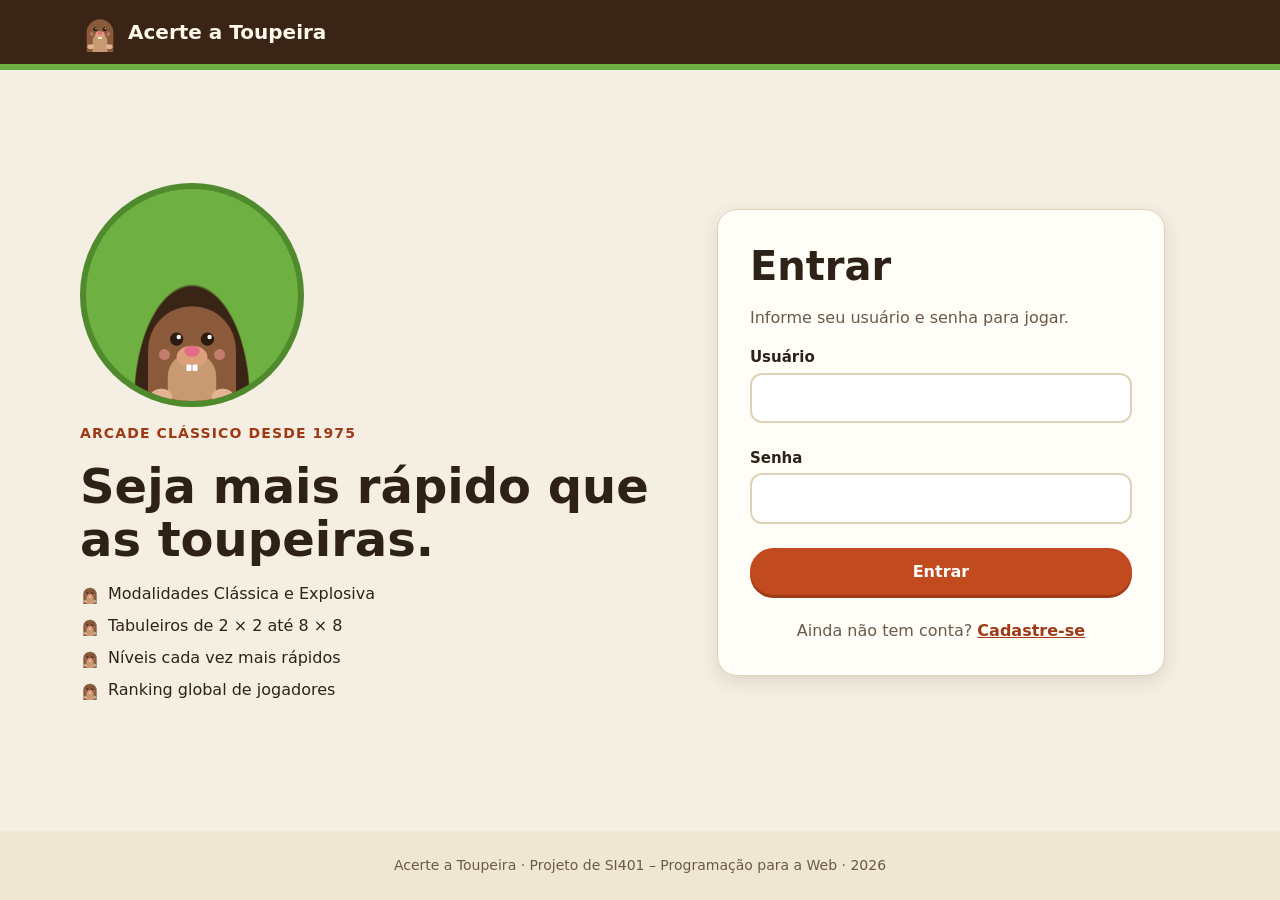
<file: index.html>
<!DOCTYPE html>
<html lang="pt-BR">
<head>
    <meta charset="utf-8">
    <meta name="viewport" content="width=device-width, initial-scale=1">
    <meta name="description" content="Acerte a Toupeira: entre na sua conta para jogar.">
    <title>Entrar | Acerte a Toupeira</title>
    <link rel="icon" href="assets/img/mole.svg" type="image/svg+xml">
    <link rel="stylesheet" href="assets/css/base.css">
    <link rel="stylesheet" href="assets/css/layout.css">
    <link rel="stylesheet" href="assets/css/components.css">
    <link rel="stylesheet" href="assets/css/pages/auth.css">
    <script type="module" src="assets/js/pages/login.js"></script>
</head>
<body>
    <a class="skip-link" href="#conteudo">Pular para o conteúdo</a>

    <header class="site-header">
        <div class="container site-header__inner">
            <a class="brand" href="index.html">
                <img class="brand__logo" src="assets/img/mole.svg" alt="" width="40" height="40">
                <span>Acerte a Toupeira</span>
            </a>
        </div>
    </header>

    <main id="conteudo" class="container page auth">
        <div class="auth__intro">
            <div class="hero-art">
                <img src="assets/img/mole.svg" alt="" width="120" height="120">
            </div>
            <p class="auth__kicker">Arcade clássico desde 1975</p>
            <p class="auth__headline">Seja mais rápido que as toupeiras.</p>
            <ul class="auth__features">
                <li>Modalidades Clássica e Explosiva</li>
                <li>Tabuleiros de 2 × 2 até 8 × 8</li>
                <li>Níveis cada vez mais rápidos</li>
                <li>Ranking global de jogadores</li>
            </ul>
        </div>

        <section class="card auth__card" aria-labelledby="login-title">
            <h1 id="login-title">Entrar</h1>
            <p class="auth__subtitle">Informe seu usuário e senha para jogar.</p>

            <form id="login-form" class="form" action="jogo.html" method="post">
                <div class="field">
                    <label for="username">Usuário</label>
                    <input id="username" name="username" type="text" autocomplete="username" required>
                </div>
                <div class="field">
                    <label for="password">Senha</label>
                    <input id="password" name="password" type="password" autocomplete="current-password" required>
                </div>
                <button class="button button--primary button--block" type="submit">Entrar</button>
                <p class="form__footer">Ainda não tem conta? <a href="cadastro.html">Cadastre-se</a></p>
            </form>
        </section>
    </main>

    <footer class="site-footer">
        <div class="container">
            <p>Acerte a Toupeira · Projeto de SI401 – Programação para a Web · 2026</p>
        </div>
    </footer>
</body>
</html>
</file>
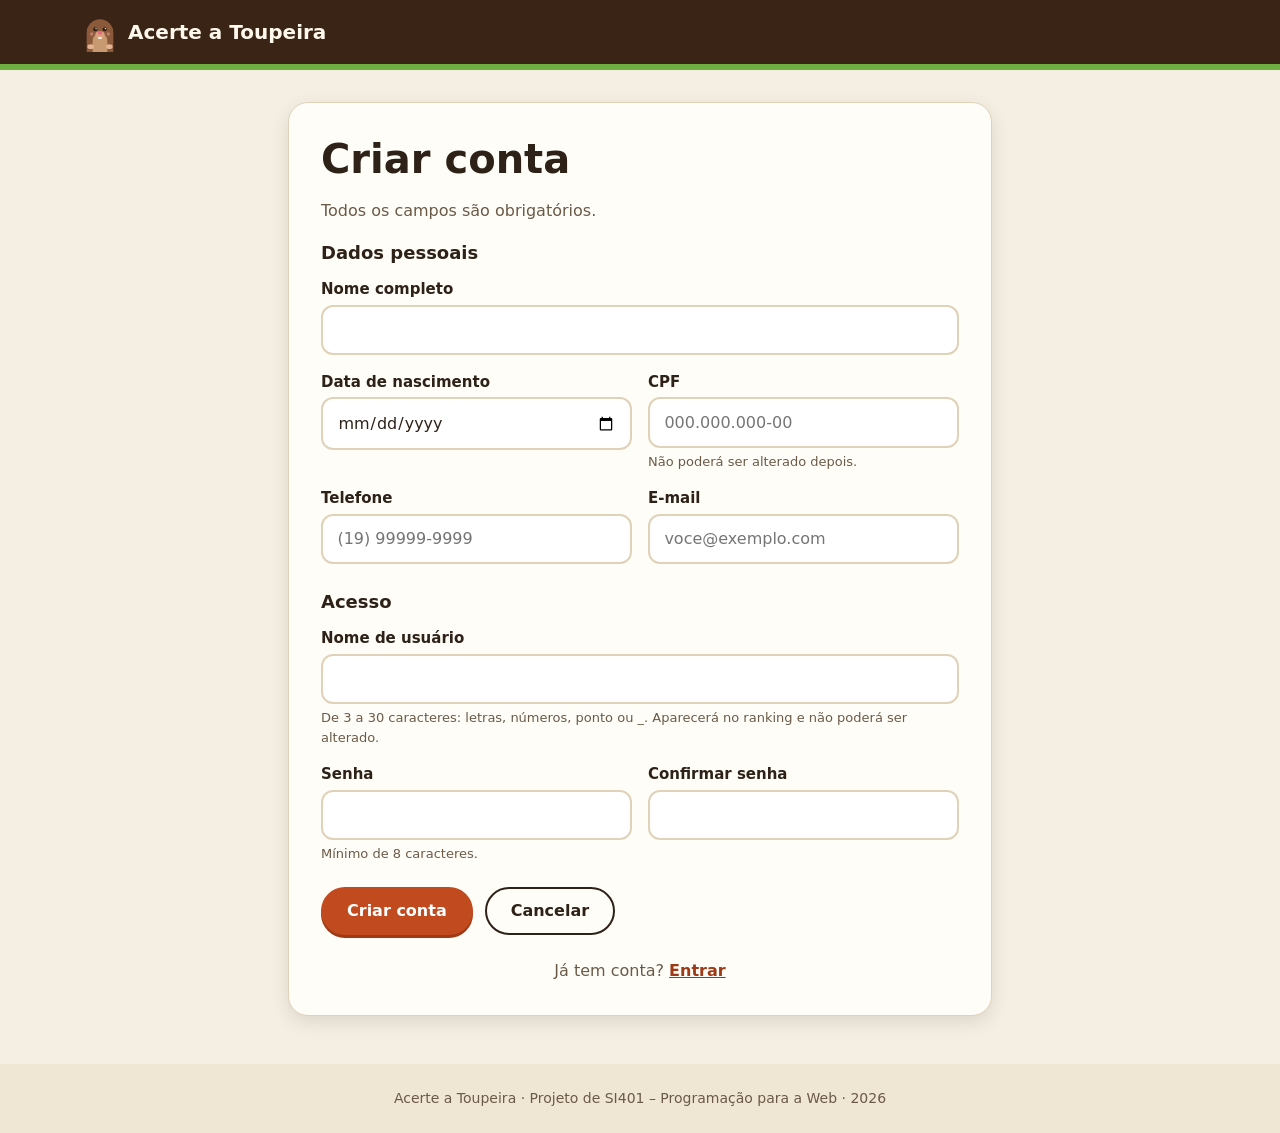
<file: cadastro.html>
<!DOCTYPE html>
<html lang="pt-BR">
<head>
    <meta charset="utf-8">
    <meta name="viewport" content="width=device-width, initial-scale=1">
    <meta name="description" content="Acerte a Toupeira: crie sua conta de jogador.">
    <title>Cadastro | Acerte a Toupeira</title>
    <link rel="icon" href="assets/img/mole.svg" type="image/svg+xml">
    <link rel="stylesheet" href="assets/css/base.css">
    <link rel="stylesheet" href="assets/css/layout.css">
    <link rel="stylesheet" href="assets/css/components.css">
    <link rel="stylesheet" href="assets/css/pages/auth.css">
    <script type="module" src="assets/js/pages/cadastro.js"></script>
</head>
<body>
    <a class="skip-link" href="#conteudo">Pular para o conteúdo</a>

    <header class="site-header">
        <div class="container site-header__inner">
            <a class="brand" href="index.html">
                <img class="brand__logo" src="assets/img/mole.svg" alt="" width="40" height="40">
                <span>Acerte a Toupeira</span>
            </a>
        </div>
    </header>

    <main id="conteudo" class="container page">
        <section class="card auth__card auth__card--wide" aria-labelledby="register-title">
            <h1 id="register-title">Criar conta</h1>
            <p class="auth__subtitle">Todos os campos são obrigatórios.</p>

            <form id="register-form" class="form" action="index.html" method="post">
                <fieldset class="form__group">
                    <legend>Dados pessoais</legend>
                    <div class="field">
                        <label for="full-name">Nome completo</label>
                        <input id="full-name" name="full_name" type="text" autocomplete="name" maxlength="120" required>
                    </div>
                    <div class="form__row">
                        <div class="field">
                            <label for="birth-date">Data de nascimento</label>
                            <input id="birth-date" name="birth_date" type="date" autocomplete="bday" required>
                        </div>
                        <div class="field">
                            <label for="cpf">CPF</label>
                            <input id="cpf" name="cpf" type="text" inputmode="numeric" placeholder="000.000.000-00" pattern="\d{3}\.?\d{3}\.?\d{3}-?\d{2}" aria-describedby="cpf-hint" required>
                            <p id="cpf-hint" class="field__hint">Não poderá ser alterado depois.</p>
                        </div>
                    </div>
                    <div class="form__row">
                        <div class="field">
                            <label for="phone">Telefone</label>
                            <input id="phone" name="phone" type="tel" autocomplete="tel" placeholder="(19) 99999-9999" required>
                        </div>
                        <div class="field">
                            <label for="email">E-mail</label>
                            <input id="email" name="email" type="email" autocomplete="email" placeholder="voce@exemplo.com" required>
                        </div>
                    </div>
                </fieldset>

                <fieldset class="form__group">
                    <legend>Acesso</legend>
                    <div class="field">
                        <label for="username">Nome de usuário</label>
                        <input id="username" name="username" type="text" autocomplete="username" pattern="[A-Za-z0-9_.]{3,30}" maxlength="30" aria-describedby="username-hint" required>
                        <p id="username-hint" class="field__hint">De 3 a 30 caracteres: letras, números, ponto ou _. Aparecerá no ranking e não poderá ser alterado.</p>
                    </div>
                    <div class="form__row">
                        <div class="field">
                            <label for="password">Senha</label>
                            <input id="password" name="password" type="password" autocomplete="new-password" minlength="8" aria-describedby="password-hint" required>
                            <p id="password-hint" class="field__hint">Mínimo de 8 caracteres.</p>
                        </div>
                        <div class="field">
                            <label for="password-confirm">Confirmar senha</label>
                            <input id="password-confirm" name="password_confirm" type="password" autocomplete="new-password" minlength="8" required>
                        </div>
                    </div>
                </fieldset>

                <div class="form__actions">
                    <button class="button button--primary" type="submit">Criar conta</button>
                    <a class="button button--ghost" href="index.html">Cancelar</a>
                </div>
                <p class="form__footer">Já tem conta? <a href="index.html">Entrar</a></p>
            </form>
        </section>
    </main>

    <footer class="site-footer">
        <div class="container">
            <p>Acerte a Toupeira · Projeto de SI401 – Programação para a Web · 2026</p>
        </div>
    </footer>
</body>
</html>
</file>
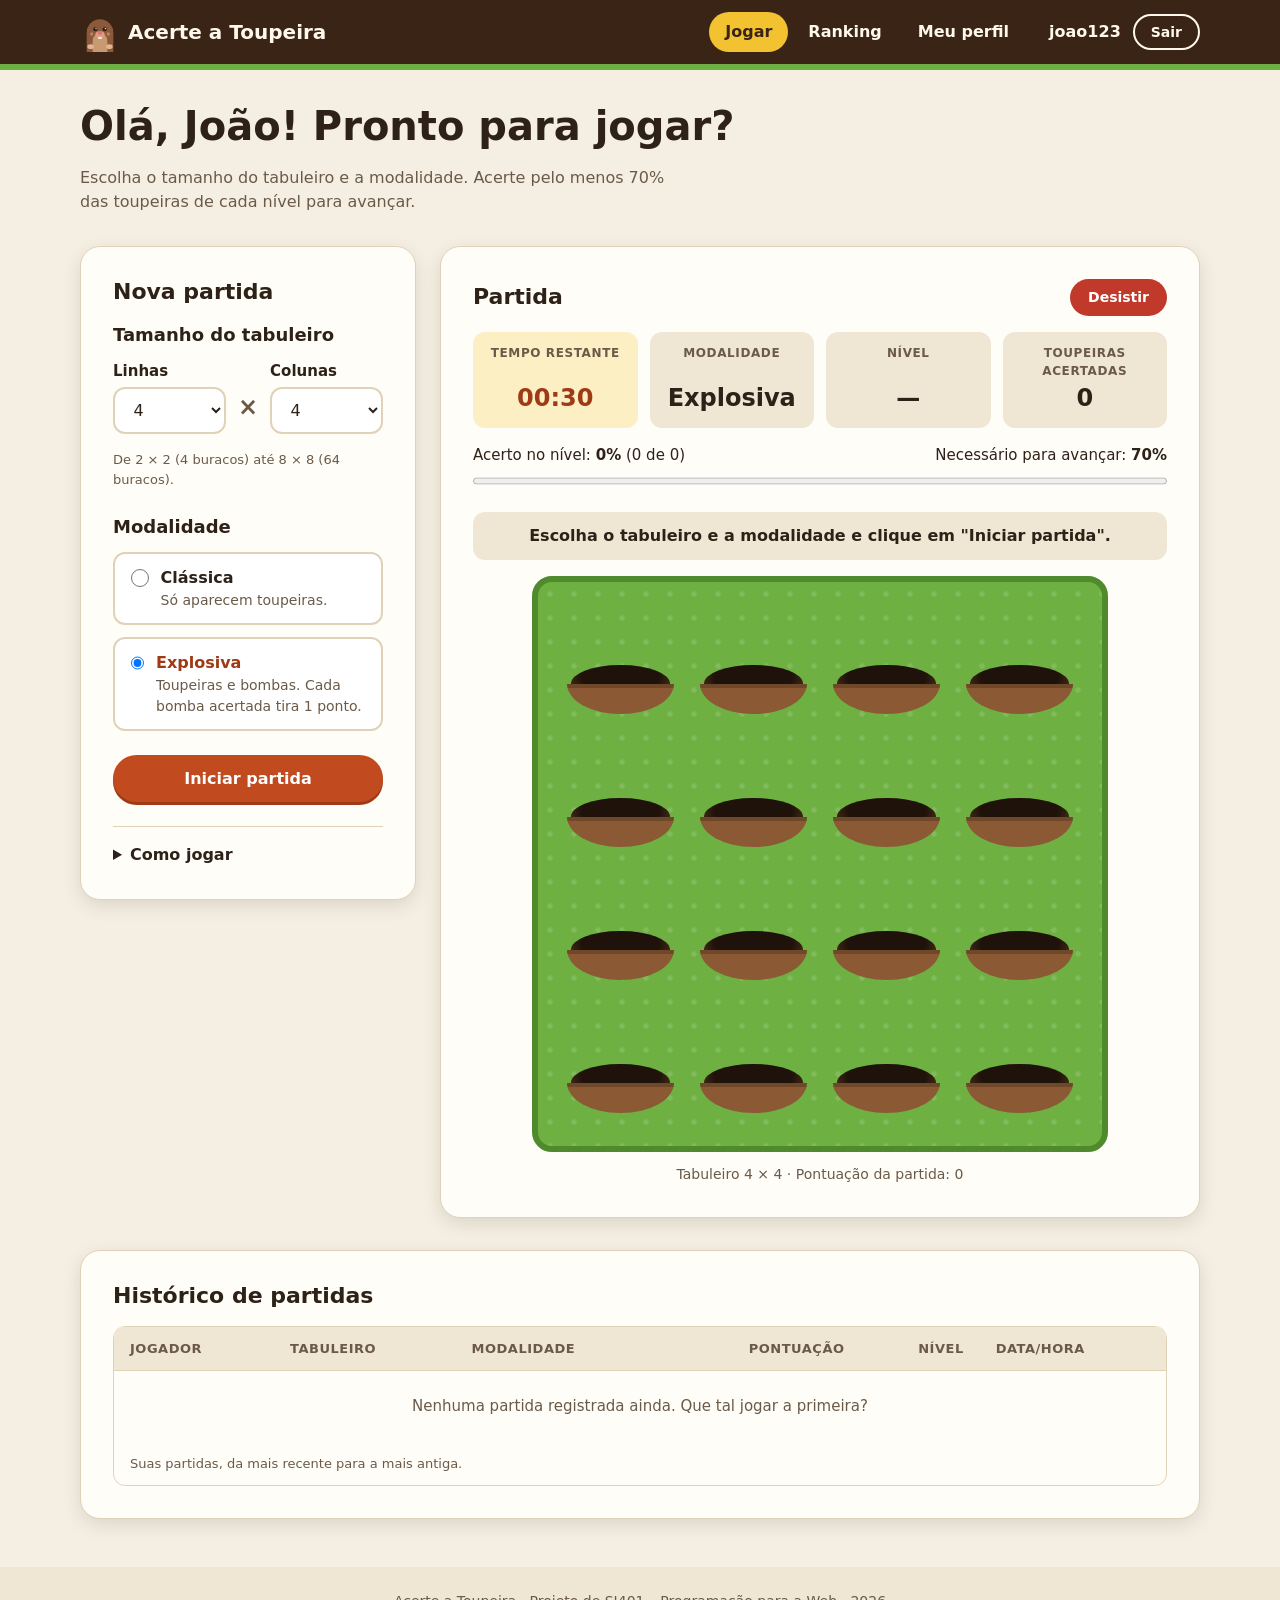
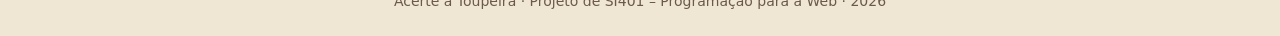
<file: jogo.html>
<!DOCTYPE html>
<html lang="pt-BR">
<head>
    <meta charset="utf-8">
    <meta name="viewport" content="width=device-width, initial-scale=1">
    <meta name="description" content="Acerte a Toupeira: configure e jogue partidas nas modalidades Clássica e Explosiva.">
    <title>Jogar | Acerte a Toupeira</title>
    <link rel="icon" href="assets/img/mole.svg" type="image/svg+xml">
    <link rel="stylesheet" href="assets/css/base.css">
    <link rel="stylesheet" href="assets/css/layout.css">
    <link rel="stylesheet" href="assets/css/components.css">
    <link rel="stylesheet" href="assets/css/pages/game.css">
    <script type="module" src="assets/js/pages/jogo.js"></script>
</head>
<body>
    <a class="skip-link" href="#conteudo">Pular para o conteúdo</a>

    <header class="site-header">
        <div class="container site-header__inner">
            <a class="brand" href="jogo.html">
                <img class="brand__logo" src="assets/img/mole.svg" alt="" width="40" height="40">
                <span>Acerte a Toupeira</span>
            </a>
            <nav class="main-nav" aria-label="Navegação principal">
                <ul class="main-nav__list">
                    <li><a class="main-nav__link" href="jogo.html" aria-current="page">Jogar</a></li>
                    <li><a class="main-nav__link" href="ranking.html">Ranking</a></li>
                    <li><a class="main-nav__link" href="perfil.html">Meu perfil</a></li>
                </ul>
            </nav>
            <div class="user-menu">
                <span class="user-menu__name">joao123</span>
                <a class="button button--ghost button--small" href="index.html">Sair</a>
            </div>
        </div>
    </header>

    <main id="conteudo" class="container page">
        <div class="page-header">
            <h1>Olá, João! Pronto para jogar?</h1>
            <p class="page-header__lead">Escolha o tamanho do tabuleiro e a modalidade. Acerte pelo menos 70% das toupeiras de cada nível para avançar.</p>
        </div>

        <div class="game-layout">
            <section class="card" aria-labelledby="setup-title">
                <h2 id="setup-title" class="card__title">Nova partida</h2>

                <form id="setup-form" class="form" action="jogo.html" method="get">
                    <fieldset class="form__group">
                        <legend>Tamanho do tabuleiro</legend>
                        <div class="setup-form__dimensions">
                            <div class="field">
                                <label for="rows">Linhas</label>
                                <select id="rows" name="rows">
                                    <option value="2">2</option>
                                    <option value="3">3</option>
                                    <option value="4" selected>4</option>
                                    <option value="5">5</option>
                                    <option value="6">6</option>
                                    <option value="7">7</option>
                                    <option value="8">8</option>
                                </select>
                            </div>
                            <span class="setup-form__times" aria-hidden="true">×</span>
                            <div class="field">
                                <label for="cols">Colunas</label>
                                <select id="cols" name="cols">
                                    <option value="2">2</option>
                                    <option value="3">3</option>
                                    <option value="4" selected>4</option>
                                    <option value="5">5</option>
                                    <option value="6">6</option>
                                    <option value="7">7</option>
                                    <option value="8">8</option>
                                </select>
                            </div>
                        </div>
                        <p class="field__hint">De 2 × 2 (4 buracos) até 8 × 8 (64 buracos).</p>
                    </fieldset>

                    <fieldset class="form__group">
                        <legend>Modalidade</legend>
                        <div class="mode-options">
                            <label class="mode-option">
                                <input type="radio" name="mode" value="classic">
                                <span class="mode-option__body">
                                    <span class="mode-option__name">Clássica</span>
                                    <span class="mode-option__desc">Só aparecem toupeiras.</span>
                                </span>
                            </label>
                            <label class="mode-option">
                                <input type="radio" name="mode" value="explosive" checked>
                                <span class="mode-option__body">
                                    <span class="mode-option__name">Explosiva</span>
                                    <span class="mode-option__desc">Toupeiras e bombas. Cada bomba acertada tira 1 ponto.</span>
                                </span>
                            </label>
                        </div>
                    </fieldset>

                    <button class="button button--primary button--block" type="submit">Iniciar partida</button>
                </form>

                <details class="rules">
                    <summary>Como jogar</summary>
                    <ul>
                        <li>Clique nas toupeiras antes que elas se escondam.</li>
                        <li>Cada nível dura 30 segundos.</li>
                        <li>Para avançar, acerte pelo menos 70% das toupeiras que apareceram no nível.</li>
                        <li>A cada nível, as toupeiras ficam menos tempo à mostra.</li>
                        <li>Na modalidade Explosiva, não acerte as bombas: cada uma tira 1 ponto.</li>
                        <li>Você pode desistir a qualquer momento; a partida fica salva no histórico.</li>
                    </ul>
                </details>
            </section>

            <section id="game-panel" class="card" aria-labelledby="game-title">
                <div class="game-panel__header">
                    <h2 id="game-title" class="card__title">Partida</h2>
                    <button id="quit-button" class="button button--danger button--small" type="button" disabled>Desistir</button>
                </div>

                <dl class="hud">
                    <div class="hud__item hud__item--time">
                        <dt>Tempo restante</dt>
                        <dd><time data-hud="time" datetime="PT30S">00:30</time></dd>
                    </div>
                    <div class="hud__item">
                        <dt>Modalidade</dt>
                        <dd data-hud="mode">Explosiva</dd>
                    </div>
                    <div class="hud__item">
                        <dt>Nível</dt>
                        <dd data-hud="level">—</dd>
                    </div>
                    <div class="hud__item">
                        <dt>Toupeiras acertadas</dt>
                        <dd data-hud="moles-hit">0</dd>
                    </div>
                </dl>

                <div class="level-progress">
                    <p class="level-progress__label">
                        <span>Acerto no nível: <strong data-hud="ratio">0%</strong> (<span data-hud="ratio-detail">0 de 0</span>)</span>
                        <span>Necessário para avançar: <strong data-hud="required">70%</strong></span>
                    </p>
                    <progress class="level-progress__bar" data-hud="progress" max="100" value="0">0%</progress>
                </div>

                <p id="game-status" class="game-status game-status--danger" role="status">Carregando o jogo… Se esta mensagem não sumir, abra o site por um servidor local (veja o arquivo INSTRUCOES.txt).</p>

                <ul id="board" class="board" aria-label="Tabuleiro de 4 por 4 buracos"></ul>
                <p class="board__caption">Tabuleiro <span data-hud="board-size">4 × 4</span> · Pontuação da partida: <span data-hud="score">0</span></p>
            </section>
        </div>

        <section class="card" aria-labelledby="history-title">
            <h2 id="history-title" class="card__title">Histórico de partidas</h2>
            <div class="table-wrapper">
                <table class="data-table">
                    <caption>Suas partidas, da mais recente para a mais antiga.</caption>
                    <thead>
                        <tr>
                            <th scope="col">Jogador</th>
                            <th scope="col">Tabuleiro</th>
                            <th scope="col">Modalidade</th>
                            <th scope="col" class="is-numeric">Pontuação</th>
                            <th scope="col" class="is-numeric">Nível</th>
                            <th scope="col">Data/hora</th>
                        </tr>
                    </thead>
                    <tbody id="history-body">
                        <tr>
                            <td class="is-empty" colspan="6">Carregando histórico…</td>
                        </tr>
                    </tbody>
                </table>
            </div>
        </section>

        <dialog id="game-over-dialog" class="modal" aria-labelledby="game-over-title">
            <h2 id="game-over-title" data-result="title">Fim de partida</h2>
            <p data-result="reason">Você não atingiu o acerto mínimo do nível.</p>
            <p>Você chegou ao nível <strong data-result="level">1</strong> com <strong data-result="score">0</strong> pontos.</p>
            <div class="modal__actions">
                <button class="button button--primary" type="button" data-action="play-again">Jogar novamente</button>
                <button class="button button--ghost" type="button" data-action="change-setup">Mudar configurações</button>
            </div>
        </dialog>
    </main>

    <footer class="site-footer">
        <div class="container">
            <p>Acerte a Toupeira · Projeto de SI401 – Programação para a Web · 2026</p>
        </div>
    </footer>
</body>
</html>
</file>
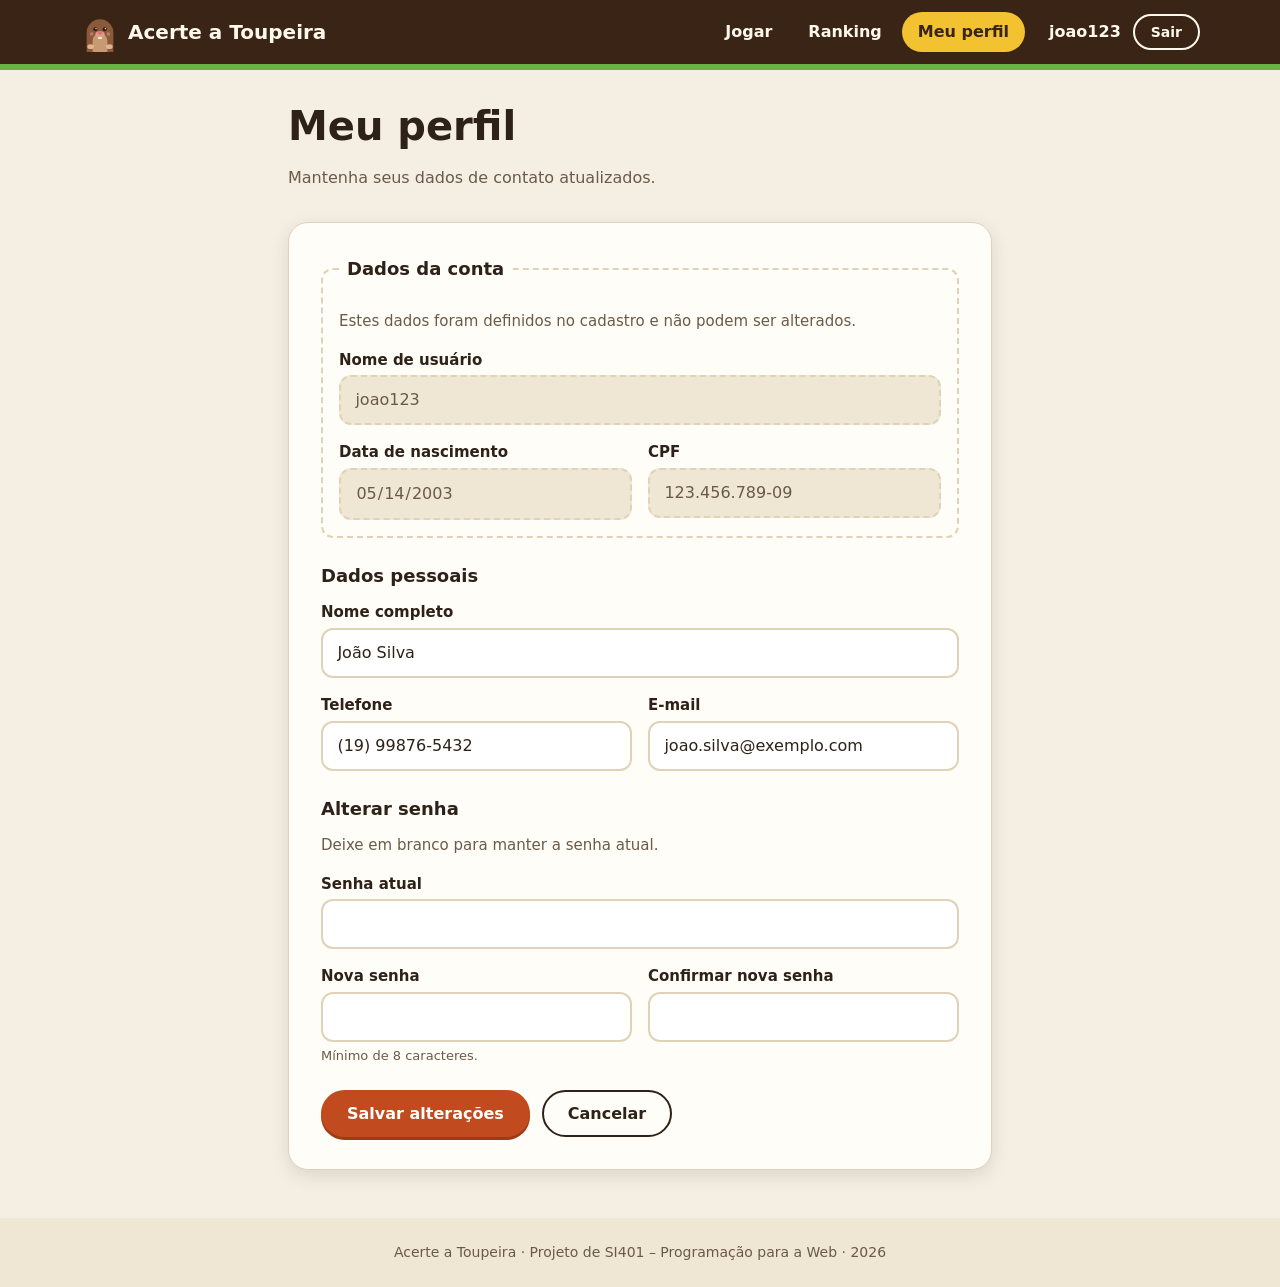
<file: perfil.html>
<!DOCTYPE html>
<html lang="pt-BR">
<head>
    <meta charset="utf-8">
    <meta name="viewport" content="width=device-width, initial-scale=1">
    <meta name="description" content="Acerte a Toupeira: edite seus dados pessoais.">
    <title>Meu perfil | Acerte a Toupeira</title>
    <link rel="icon" href="assets/img/mole.svg" type="image/svg+xml">
    <link rel="stylesheet" href="assets/css/base.css">
    <link rel="stylesheet" href="assets/css/layout.css">
    <link rel="stylesheet" href="assets/css/components.css">
    <link rel="stylesheet" href="assets/css/pages/profile.css">
    <script type="module" src="assets/js/pages/perfil.js"></script>
</head>
<body>
    <a class="skip-link" href="#conteudo">Pular para o conteúdo</a>

    <header class="site-header">
        <div class="container site-header__inner">
            <a class="brand" href="jogo.html">
                <img class="brand__logo" src="assets/img/mole.svg" alt="" width="40" height="40">
                <span>Acerte a Toupeira</span>
            </a>
            <nav class="main-nav" aria-label="Navegação principal">
                <ul class="main-nav__list">
                    <li><a class="main-nav__link" href="jogo.html">Jogar</a></li>
                    <li><a class="main-nav__link" href="ranking.html">Ranking</a></li>
                    <li><a class="main-nav__link" href="perfil.html" aria-current="page">Meu perfil</a></li>
                </ul>
            </nav>
            <div class="user-menu">
                <span class="user-menu__name">joao123</span>
                <a class="button button--ghost button--small" href="index.html">Sair</a>
            </div>
        </div>
    </header>

    <main id="conteudo" class="container page">
        <div class="profile">
            <div class="page-header">
                <h1>Meu perfil</h1>
                <p class="page-header__lead">Mantenha seus dados de contato atualizados.</p>
            </div>

            <section class="card" aria-labelledby="profile-form-title">
                <h2 id="profile-form-title" class="visually-hidden">Editar dados pessoais</h2>

                <form id="profile-form" class="form" action="perfil.html" method="post">
                    <fieldset class="form__group form__group--locked">
                        <legend>Dados da conta</legend>
                        <p class="form__intro">Estes dados foram definidos no cadastro e não podem ser alterados.</p>
                        <div class="field">
                            <label for="username">Nome de usuário</label>
                            <input id="username" name="username" type="text" value="joao123" readonly>
                        </div>
                        <div class="form__row">
                            <div class="field">
                                <label for="birth-date">Data de nascimento</label>
                                <input id="birth-date" name="birth_date" type="date" value="2003-05-14" readonly>
                            </div>
                            <div class="field">
                                <label for="cpf">CPF</label>
                                <input id="cpf" name="cpf" type="text" value="123.456.789-09" readonly>
                            </div>
                        </div>
                    </fieldset>

                    <fieldset class="form__group">
                        <legend>Dados pessoais</legend>
                        <div class="field">
                            <label for="full-name">Nome completo</label>
                            <input id="full-name" name="full_name" type="text" autocomplete="name" maxlength="120" value="João Silva" required>
                        </div>
                        <div class="form__row">
                            <div class="field">
                                <label for="phone">Telefone</label>
                                <input id="phone" name="phone" type="tel" autocomplete="tel" value="(19) 99876-5432" required>
                            </div>
                            <div class="field">
                                <label for="email">E-mail</label>
                                <input id="email" name="email" type="email" autocomplete="email" value="joao.silva@exemplo.com" required>
                            </div>
                        </div>
                    </fieldset>

                    <fieldset class="form__group">
                        <legend>Alterar senha</legend>
                        <p class="form__intro">Deixe em branco para manter a senha atual.</p>
                        <div class="field">
                            <label for="current-password">Senha atual</label>
                            <input id="current-password" name="current_password" type="password" autocomplete="current-password">
                        </div>
                        <div class="form__row">
                            <div class="field">
                                <label for="new-password">Nova senha</label>
                                <input id="new-password" name="new_password" type="password" autocomplete="new-password" minlength="8" aria-describedby="new-password-hint">
                                <p id="new-password-hint" class="field__hint">Mínimo de 8 caracteres.</p>
                            </div>
                            <div class="field">
                                <label for="new-password-confirm">Confirmar nova senha</label>
                                <input id="new-password-confirm" name="new_password_confirm" type="password" autocomplete="new-password" minlength="8">
                            </div>
                        </div>
                    </fieldset>

                    <div class="form__actions">
                        <button class="button button--primary" type="submit">Salvar alterações</button>
                        <a class="button button--ghost" href="jogo.html">Cancelar</a>
                    </div>
                </form>
            </section>
        </div>
    </main>

    <footer class="site-footer">
        <div class="container">
            <p>Acerte a Toupeira · Projeto de SI401 – Programação para a Web · 2026</p>
        </div>
    </footer>
</body>
</html>
</file>
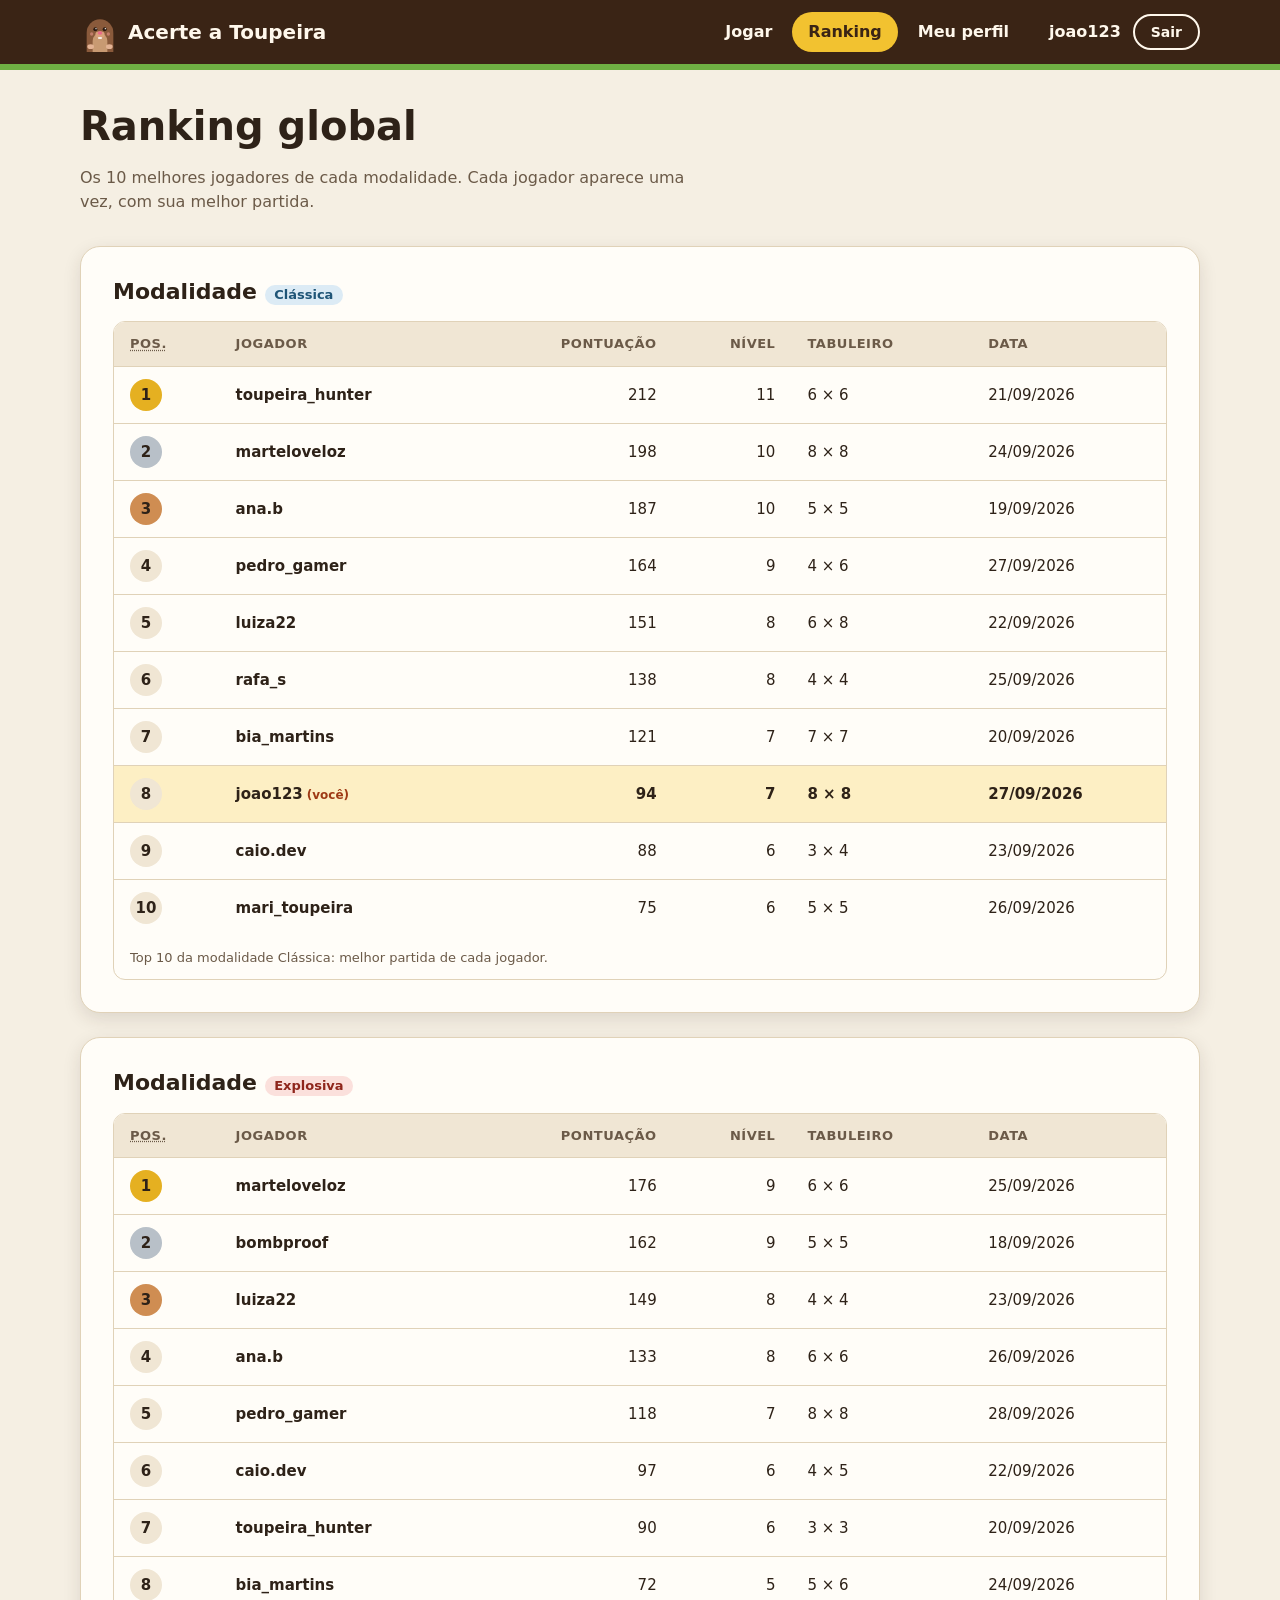
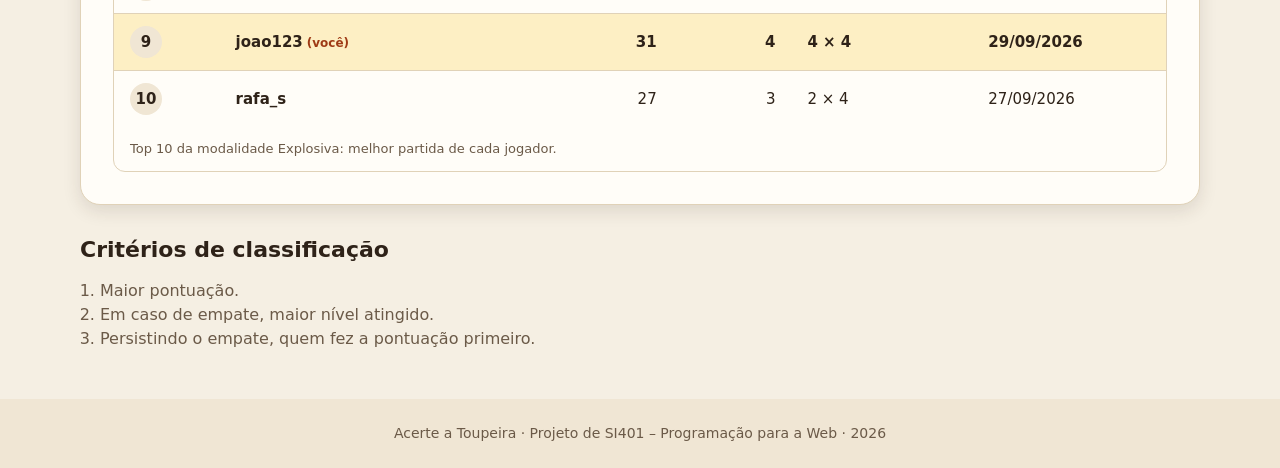
<file: ranking.html>
<!DOCTYPE html>
<html lang="pt-BR">
<head>
    <meta charset="utf-8">
    <meta name="viewport" content="width=device-width, initial-scale=1">
    <meta name="description" content="Acerte a Toupeira: ranking global dos melhores jogadores.">
    <title>Ranking | Acerte a Toupeira</title>
    <link rel="icon" href="assets/img/mole.svg" type="image/svg+xml">
    <link rel="stylesheet" href="assets/css/base.css">
    <link rel="stylesheet" href="assets/css/layout.css">
    <link rel="stylesheet" href="assets/css/components.css">
    <link rel="stylesheet" href="assets/css/pages/ranking.css">
</head>
<body>
    <a class="skip-link" href="#conteudo">Pular para o conteúdo</a>

    <header class="site-header">
        <div class="container site-header__inner">
            <a class="brand" href="jogo.html">
                <img class="brand__logo" src="assets/img/mole.svg" alt="" width="40" height="40">
                <span>Acerte a Toupeira</span>
            </a>
            <nav class="main-nav" aria-label="Navegação principal">
                <ul class="main-nav__list">
                    <li><a class="main-nav__link" href="jogo.html">Jogar</a></li>
                    <li><a class="main-nav__link" href="ranking.html" aria-current="page">Ranking</a></li>
                    <li><a class="main-nav__link" href="perfil.html">Meu perfil</a></li>
                </ul>
            </nav>
            <div class="user-menu">
                <span class="user-menu__name">joao123</span>
                <a class="button button--ghost button--small" href="index.html">Sair</a>
            </div>
        </div>
    </header>

    <main id="conteudo" class="container page">
        <div class="page-header">
            <h1>Ranking global</h1>
            <p class="page-header__lead">Os 10 melhores jogadores de cada modalidade. Cada jogador aparece uma vez, com sua melhor partida.</p>
        </div>

        <div class="ranking-grid">
            <section class="card" aria-labelledby="ranking-classic-title">
                <h2 id="ranking-classic-title" class="card__title">Modalidade <span class="badge badge--classic">Clássica</span></h2>
                <div class="table-wrapper">
                    <table class="data-table">
                        <caption>Top 10 da modalidade Clássica: melhor partida de cada jogador.</caption>
                        <thead>
                            <tr>
                                <th scope="col"><abbr title="Posição">Pos.</abbr></th>
                                <th scope="col">Jogador</th>
                                <th scope="col" class="is-numeric">Pontuação</th>
                                <th scope="col" class="is-numeric">Nível</th>
                                <th scope="col">Tabuleiro</th>
                                <th scope="col">Data</th>
                            </tr>
                        </thead>
                        <tbody>
                            <tr>
                                <td><span class="rank rank--1">1</span></td>
                                <th scope="row">toupeira_hunter</th>
                                <td class="is-numeric">212</td>
                                <td class="is-numeric">11</td>
                                <td>6 × 6</td>
                                <td><time datetime="2026-09-21T19:40">21/09/2026</time></td>
                            </tr>
                            <tr>
                                <td><span class="rank rank--2">2</span></td>
                                <th scope="row">marteloveloz</th>
                                <td class="is-numeric">198</td>
                                <td class="is-numeric">10</td>
                                <td>8 × 8</td>
                                <td><time datetime="2026-09-24T22:10">24/09/2026</time></td>
                            </tr>
                            <tr>
                                <td><span class="rank rank--3">3</span></td>
                                <th scope="row">ana.b</th>
                                <td class="is-numeric">187</td>
                                <td class="is-numeric">10</td>
                                <td>5 × 5</td>
                                <td><time datetime="2026-09-19T15:02">19/09/2026</time></td>
                            </tr>
                            <tr>
                                <td><span class="rank">4</span></td>
                                <th scope="row">pedro_gamer</th>
                                <td class="is-numeric">164</td>
                                <td class="is-numeric">9</td>
                                <td>4 × 6</td>
                                <td><time datetime="2026-09-27T20:33">27/09/2026</time></td>
                            </tr>
                            <tr>
                                <td><span class="rank">5</span></td>
                                <th scope="row">luiza22</th>
                                <td class="is-numeric">151</td>
                                <td class="is-numeric">8</td>
                                <td>6 × 8</td>
                                <td><time datetime="2026-09-22T18:15">22/09/2026</time></td>
                            </tr>
                            <tr>
                                <td><span class="rank">6</span></td>
                                <th scope="row">rafa_s</th>
                                <td class="is-numeric">138</td>
                                <td class="is-numeric">8</td>
                                <td>4 × 4</td>
                                <td><time datetime="2026-09-25T13:47">25/09/2026</time></td>
                            </tr>
                            <tr>
                                <td><span class="rank">7</span></td>
                                <th scope="row">bia_martins</th>
                                <td class="is-numeric">121</td>
                                <td class="is-numeric">7</td>
                                <td>7 × 7</td>
                                <td><time datetime="2026-09-20T21:05">20/09/2026</time></td>
                            </tr>
                            <tr class="is-me">
                                <td><span class="rank">8</span></td>
                                <th scope="row">joao123<span class="you-tag">(você)</span></th>
                                <td class="is-numeric">94</td>
                                <td class="is-numeric">7</td>
                                <td>8 × 8</td>
                                <td><time datetime="2026-09-27T22:31">27/09/2026</time></td>
                            </tr>
                            <tr>
                                <td><span class="rank">9</span></td>
                                <th scope="row">caio.dev</th>
                                <td class="is-numeric">88</td>
                                <td class="is-numeric">6</td>
                                <td>3 × 4</td>
                                <td><time datetime="2026-09-23T09:58">23/09/2026</time></td>
                            </tr>
                            <tr>
                                <td><span class="rank">10</span></td>
                                <th scope="row">mari_toupeira</th>
                                <td class="is-numeric">75</td>
                                <td class="is-numeric">6</td>
                                <td>5 × 5</td>
                                <td><time datetime="2026-09-26T17:20">26/09/2026</time></td>
                            </tr>
                        </tbody>
                    </table>
                </div>
            </section>

            <section class="card" aria-labelledby="ranking-explosive-title">
                <h2 id="ranking-explosive-title" class="card__title">Modalidade <span class="badge badge--explosive">Explosiva</span></h2>
                <div class="table-wrapper">
                    <table class="data-table">
                        <caption>Top 10 da modalidade Explosiva: melhor partida de cada jogador.</caption>
                        <thead>
                            <tr>
                                <th scope="col"><abbr title="Posição">Pos.</abbr></th>
                                <th scope="col">Jogador</th>
                                <th scope="col" class="is-numeric">Pontuação</th>
                                <th scope="col" class="is-numeric">Nível</th>
                                <th scope="col">Tabuleiro</th>
                                <th scope="col">Data</th>
                            </tr>
                        </thead>
                        <tbody>
                            <tr>
                                <td><span class="rank rank--1">1</span></td>
                                <th scope="row">marteloveloz</th>
                                <td class="is-numeric">176</td>
                                <td class="is-numeric">9</td>
                                <td>6 × 6</td>
                                <td><time datetime="2026-09-25T23:02">25/09/2026</time></td>
                            </tr>
                            <tr>
                                <td><span class="rank rank--2">2</span></td>
                                <th scope="row">bombproof</th>
                                <td class="is-numeric">162</td>
                                <td class="is-numeric">9</td>
                                <td>5 × 5</td>
                                <td><time datetime="2026-09-18T20:44">18/09/2026</time></td>
                            </tr>
                            <tr>
                                <td><span class="rank rank--3">3</span></td>
                                <th scope="row">luiza22</th>
                                <td class="is-numeric">149</td>
                                <td class="is-numeric">8</td>
                                <td>4 × 4</td>
                                <td><time datetime="2026-09-23T19:11">23/09/2026</time></td>
                            </tr>
                            <tr>
                                <td><span class="rank">4</span></td>
                                <th scope="row">ana.b</th>
                                <td class="is-numeric">133</td>
                                <td class="is-numeric">8</td>
                                <td>6 × 6</td>
                                <td><time datetime="2026-09-26T14:36">26/09/2026</time></td>
                            </tr>
                            <tr>
                                <td><span class="rank">5</span></td>
                                <th scope="row">pedro_gamer</th>
                                <td class="is-numeric">118</td>
                                <td class="is-numeric">7</td>
                                <td>8 × 8</td>
                                <td><time datetime="2026-09-28T21:50">28/09/2026</time></td>
                            </tr>
                            <tr>
                                <td><span class="rank">6</span></td>
                                <th scope="row">caio.dev</th>
                                <td class="is-numeric">97</td>
                                <td class="is-numeric">6</td>
                                <td>4 × 5</td>
                                <td><time datetime="2026-09-22T10:25">22/09/2026</time></td>
                            </tr>
                            <tr>
                                <td><span class="rank">7</span></td>
                                <th scope="row">toupeira_hunter</th>
                                <td class="is-numeric">90</td>
                                <td class="is-numeric">6</td>
                                <td>3 × 3</td>
                                <td><time datetime="2026-09-20T16:08">20/09/2026</time></td>
                            </tr>
                            <tr>
                                <td><span class="rank">8</span></td>
                                <th scope="row">bia_martins</th>
                                <td class="is-numeric">72</td>
                                <td class="is-numeric">5</td>
                                <td>5 × 6</td>
                                <td><time datetime="2026-09-24T18:39">24/09/2026</time></td>
                            </tr>
                            <tr class="is-me">
                                <td><span class="rank">9</span></td>
                                <th scope="row">joao123<span class="you-tag">(você)</span></th>
                                <td class="is-numeric">31</td>
                                <td class="is-numeric">4</td>
                                <td>4 × 4</td>
                                <td><time datetime="2026-09-29T21:14">29/09/2026</time></td>
                            </tr>
                            <tr>
                                <td><span class="rank">10</span></td>
                                <th scope="row">rafa_s</th>
                                <td class="is-numeric">27</td>
                                <td class="is-numeric">3</td>
                                <td>2 × 4</td>
                                <td><time datetime="2026-09-27T11:17">27/09/2026</time></td>
                            </tr>
                        </tbody>
                    </table>
                </div>
            </section>
        </div>

        <section class="ranking-notes" aria-labelledby="criteria-title">
            <h2 id="criteria-title">Critérios de classificação</h2>
            <ol class="ranking-criteria">
                <li>Maior pontuação.</li>
                <li>Em caso de empate, maior nível atingido.</li>
                <li>Persistindo o empate, quem fez a pontuação primeiro.</li>
            </ol>
        </section>
    </main>

    <footer class="site-footer">
        <div class="container">
            <p>Acerte a Toupeira · Projeto de SI401 – Programação para a Web · 2026</p>
        </div>
    </footer>
</body>
</html>
</file>
<file: assets/css/base.css>
/* Variáveis (:root), reset e tipografia. Carregado em todas as páginas. */

:root {
    /* Cores */
    --color-bg: #f5efe3;
    --color-surface: #fffdf8;
    --color-surface-alt: #f0e6d4;
    --color-border: #e0d2b8;
    --color-text: #2e2218;
    --color-text-muted: #6b5a48;
    --color-text-inverse: #fff8ec;

    --color-primary: #c24a1f;
    --color-primary-dark: #9e3a15;
    --color-accent: #f2c230;
    --color-accent-soft: #fdefc4;
    --color-danger: #c0392b;
    --color-danger-dark: #992d22;
    --color-danger-soft: #fbe0dc;
    --color-success: #3d6e22;
    --color-success-soft: #e3f1d7;

    --color-grass: #6fb043;
    --color-grass-dark: #4f8a2c;
    --color-dirt: #8b5a35;
    --color-hole: #3a2415;

    --color-classic-bg: #dcebf5;
    --color-classic-text: #1f5577;
    --color-explosive-bg: #fbe0dc;
    --color-explosive-text: #8f261c;

    --color-gold: #e5b021;
    --color-silver: #b8c0c8;
    --color-bronze: #cf8d52;

    /* Tipografia */
    --font-body: system-ui, -apple-system, "Segoe UI", Roboto, "Helvetica Neue", Arial, sans-serif;
    --font-display: "Trebuchet MS", "Segoe UI", system-ui, sans-serif;

    /* Espaçamentos */
    --space-1: 0.25rem;
    --space-2: 0.5rem;
    --space-3: 0.75rem;
    --space-4: 1rem;
    --space-5: 1.5rem;
    --space-6: 2rem;
    --space-7: 3rem;

    /* Formas */
    --radius-sm: 0.375rem;
    --radius-md: 0.75rem;
    --radius-lg: 1.25rem;
    --radius-full: 999px;
    --shadow-sm: 0 1px 2px rgba(46, 34, 24, 0.08);
    --shadow-md: 0 6px 18px rgba(46, 34, 24, 0.12);

    --container-width: 72rem;
}

*,
*::before,
*::after {
    box-sizing: border-box;
}

body {
    margin: 0;
    font-family: var(--font-body);
    font-size: 1rem;
    line-height: 1.5;
    color: var(--color-text);
    background-color: var(--color-bg);
}

img,
svg {
    display: block;
    max-width: 100%;
    height: auto;
}

h1,
h2,
h3 {
    margin: 0 0 var(--space-4);
    font-family: var(--font-display);
    line-height: 1.2;
}

h1 {
    font-size: clamp(1.75rem, 1.4rem + 1.5vw, 2.5rem);
}

h2 {
    font-size: 1.375rem;
}

p {
    margin: 0 0 var(--space-4);
}

a {
    color: var(--color-primary-dark);
    font-weight: 600;
}

a:hover {
    color: var(--color-primary);
}

:focus-visible {
    outline: 3px solid var(--color-accent);
    outline-offset: 2px;
}

button,
input,
select {
    font: inherit;
    color: inherit;
}

table {
    border-collapse: collapse;
}

/* Visível apenas para leitores de tela */
.visually-hidden {
    position: absolute;
    width: 1px;
    height: 1px;
    margin: -1px;
    padding: 0;
    overflow: hidden;
    clip-path: inset(50%);
    white-space: nowrap;
    border: 0;
}

/* Link "pular para o conteúdo" (acessibilidade por teclado) */
.skip-link {
    position: absolute;
    top: -4rem;
    left: var(--space-4);
    z-index: 10;
    padding: var(--space-2) var(--space-4);
    border-radius: var(--radius-sm);
    background-color: var(--color-accent);
    color: var(--color-hole);
}

.skip-link:focus {
    top: var(--space-4);
}
</file>
<file: assets/css/layout.css>
/* Estrutura comum: header, nav, main, footer. Carregado em todas as páginas. */

body {
    display: flex;
    flex-direction: column;
    min-height: 100vh;
}

.container {
    width: 100%;
    max-width: var(--container-width);
    margin-right: auto;
    margin-left: auto;
    padding-right: var(--space-4);
    padding-left: var(--space-4);
}

.page {
    flex: 1;
    padding-top: var(--space-6);
    padding-bottom: var(--space-7);
}

.page-header {
    margin-bottom: var(--space-6);
}

.page-header__lead {
    max-width: 60ch;
    margin-bottom: 0;
    color: var(--color-text-muted);
}

/* ---------- Cabeçalho ---------- */

.site-header {
    background-color: var(--color-hole);
    border-bottom: 6px solid var(--color-grass);
    color: var(--color-text-inverse);
}

.site-header__inner {
    display: flex;
    flex-wrap: wrap;
    align-items: center;
    gap: var(--space-3) var(--space-5);
    padding-top: var(--space-3);
    padding-bottom: var(--space-3);
}

.brand {
    display: flex;
    align-items: center;
    gap: var(--space-2);
    margin-right: auto;
    color: inherit;
    font-family: var(--font-display);
    font-size: 1.25rem;
    font-weight: 700;
    text-decoration: none;
}

.brand:hover {
    color: var(--color-accent);
}

.brand__logo {
    width: 2.5rem;
    height: 2.5rem;
}

.main-nav {
    order: 3;
    width: 100%;
}

.main-nav__list {
    display: flex;
    flex-wrap: wrap;
    gap: var(--space-1);
    margin: 0;
    padding: 0;
    list-style: none;
}

.main-nav__link {
    display: block;
    padding: var(--space-2) var(--space-4);
    border-radius: var(--radius-full);
    color: var(--color-text-inverse);
    text-decoration: none;
}

.main-nav__link:hover {
    background-color: rgba(255, 255, 255, 0.12);
    color: var(--color-text-inverse);
}

.main-nav__link[aria-current="page"] {
    background-color: var(--color-accent);
    color: var(--color-hole);
}

.user-menu {
    display: flex;
    align-items: center;
    gap: var(--space-3);
}

.user-menu__name {
    font-weight: 600;
}

@media (min-width: 48rem) {
    .main-nav {
        order: 0;
        width: auto;
    }
}

/* ---------- Rodapé ---------- */

.site-footer {
    padding-top: var(--space-5);
    padding-bottom: var(--space-5);
    background-color: var(--color-surface-alt);
    color: var(--color-text-muted);
    font-size: 0.875rem;
    text-align: center;
}

.site-footer p {
    margin: 0;
}
</file>
<file: assets/css/components.css>
/* Componentes reutilizáveis: botões, formulários, tabelas, cards, mensagens. */

/* ---------- Botões ---------- */

.button {
    display: inline-flex;
    align-items: center;
    justify-content: center;
    gap: var(--space-2);
    padding: var(--space-3) var(--space-5);
    border: 2px solid transparent;
    border-radius: var(--radius-full);
    font-weight: 700;
    line-height: 1.2;
    text-decoration: none;
    cursor: pointer;
    transition: background-color 0.15s ease, transform 0.1s ease;
}

.button:active {
    transform: translateY(1px);
}

.button--primary {
    background-color: var(--color-primary);
    box-shadow: 0 3px 0 var(--color-primary-dark);
    color: #fff;
}

.button--primary:hover {
    background-color: var(--color-primary-dark);
    color: #fff;
}

.button--danger {
    background-color: var(--color-danger);
    color: #fff;
}

.button--danger:hover {
    background-color: var(--color-danger-dark);
    color: #fff;
}

.button--ghost {
    border-color: currentColor;
    background-color: transparent;
    color: inherit;
}

.button--ghost:hover {
    background-color: rgba(127, 127, 127, 0.15);
    color: inherit;
}

.button--small {
    padding: var(--space-2) var(--space-4);
    font-size: 0.875rem;
}

.button--block {
    width: 100%;
}

/* ---------- Card ---------- */

.card {
    padding: var(--space-5);
    border: 1px solid var(--color-border);
    border-radius: var(--radius-lg);
    background-color: var(--color-surface);
    box-shadow: var(--shadow-md);
}

.card__title {
    margin-bottom: var(--space-4);
}

@media (min-width: 48rem) {
    .card {
        padding: var(--space-6);
    }
}

/* ---------- Formulários ---------- */

.form {
    display: grid;
    gap: var(--space-5);
}

.form__group {
    display: grid;
    gap: var(--space-4);
    min-width: 0;
    margin: 0;
    padding: 0;
    border: 0;
}

.form__group legend {
    margin-bottom: var(--space-3);
    padding: 0;
    font-family: var(--font-display);
    font-size: 1.125rem;
    font-weight: 700;
}

.form__intro {
    margin: 0;
    color: var(--color-text-muted);
    font-size: 0.9375rem;
}

.form__row {
    display: grid;
    gap: var(--space-4);
}

@media (min-width: 36rem) {
    .form__row {
        grid-template-columns: 1fr 1fr;
    }
}

.form__actions {
    display: flex;
    flex-wrap: wrap;
    align-items: center;
    gap: var(--space-3);
}

.form__footer {
    margin: 0;
    color: var(--color-text-muted);
    text-align: center;
}

.field {
    display: grid;
    align-content: start;
    gap: var(--space-1);
}

.field label {
    font-size: 0.9375rem;
    font-weight: 600;
}

.field input,
.field select {
    width: 100%;
    padding: 0.7rem 0.9rem;
    border: 2px solid var(--color-border);
    border-radius: var(--radius-md);
    background-color: #fff;
}

.field input:focus,
.field select:focus {
    border-color: var(--color-primary);
}

.field input[readonly] {
    border-style: dashed;
    background-color: var(--color-surface-alt);
    color: var(--color-text-muted);
    cursor: not-allowed;
}

.field__hint {
    margin: 0;
    color: var(--color-text-muted);
    font-size: 0.8125rem;
}

.field input[aria-invalid="true"] {
    border-color: var(--color-danger);
}

.field__error {
    margin: 0;
    color: var(--color-danger-dark);
    font-size: 0.8125rem;
    font-weight: 600;
}

/* Mensagem geral do formulário (sucesso ou erro) */
.form-message {
    margin: 0;
    padding: var(--space-3) var(--space-4);
    border-left: 4px solid currentColor;
    border-radius: var(--radius-sm);
    font-weight: 600;
}

.form-message--success {
    background-color: var(--color-success-soft);
    color: var(--color-success);
}

.form-message--error {
    background-color: var(--color-danger-soft);
    color: var(--color-danger-dark);
}

/* ---------- Tabelas ---------- */

.table-wrapper {
    overflow-x: auto;
    border: 1px solid var(--color-border);
    border-radius: var(--radius-md);
}

.data-table {
    width: 100%;
    background-color: var(--color-surface);
    font-size: 0.9375rem;
}

.data-table caption {
    padding: var(--space-3) var(--space-4);
    caption-side: bottom;
    color: var(--color-text-muted);
    font-size: 0.8125rem;
    text-align: left;
}

.data-table th,
.data-table td {
    padding: var(--space-3) var(--space-4);
    border-bottom: 1px solid var(--color-border);
    text-align: left;
    white-space: nowrap;
}

.data-table thead th {
    background-color: var(--color-surface-alt);
    color: var(--color-text-muted);
    font-size: 0.8125rem;
    letter-spacing: 0.04em;
    text-transform: uppercase;
}

.data-table tbody tr:last-child th,
.data-table tbody tr:last-child td {
    border-bottom: 0;
}

.data-table .is-numeric {
    font-variant-numeric: tabular-nums;
    text-align: right;
}

.data-table .is-empty {
    padding: var(--space-5) var(--space-4);
    color: var(--color-text-muted);
    text-align: center;
    white-space: normal;
}

.score--negative {
    color: var(--color-danger);
    font-weight: 700;
}

/* ---------- Selos ---------- */

.badge {
    display: inline-block;
    padding: 0.15rem 0.6rem;
    border-radius: var(--radius-full);
    font-size: 0.8125rem;
    font-weight: 700;
}

.badge--classic {
    background-color: var(--color-classic-bg);
    color: var(--color-classic-text);
}

.badge--explosive {
    background-color: var(--color-explosive-bg);
    color: var(--color-explosive-text);
}
</file>
<file: assets/css/pages/auth.css>
/* Exclusivo de login e cadastro. */

.auth {
    display: grid;
    align-content: center;
    align-items: center;
    gap: var(--space-6);
}

@media (min-width: 56rem) {
    .auth {
        grid-template-columns: 1.1fr 1fr;
        min-height: 60vh;
    }
}

.auth__card {
    justify-self: center;
    width: 100%;
    max-width: 28rem;
    margin-right: auto;
    margin-left: auto;
}

.auth__card--wide {
    max-width: 44rem;
}

.auth__subtitle {
    color: var(--color-text-muted);
}

/* ---------- Apresentação do jogo (login) ---------- */

.auth__intro {
    display: grid;
    justify-items: center;
    gap: var(--space-4);
    text-align: center;
}

@media (min-width: 56rem) {
    .auth__intro {
        justify-items: start;
        text-align: left;
    }
}

.auth__kicker {
    margin: 0;
    color: var(--color-primary-dark);
    font-size: 0.875rem;
    font-weight: 700;
    letter-spacing: 0.08em;
    text-transform: uppercase;
}

.auth__headline {
    margin: 0;
    font-family: var(--font-display);
    font-size: clamp(1.75rem, 1.2rem + 2.5vw, 3rem);
    font-weight: 700;
    line-height: 1.1;
}

.auth__features {
    display: grid;
    gap: var(--space-2);
    margin: 0;
    padding: 0;
    list-style: none;
    text-align: left;
}

.auth__features li {
    padding-left: 1.75rem;
    background-image: url("../../img/mole.svg");
    background-position: left center;
    background-repeat: no-repeat;
    background-size: 1.25rem;
}

/* Ilustração: toupeira saindo do buraco */
.hero-art {
    display: flex;
    align-items: flex-end;
    justify-content: center;
    width: 14rem;
    height: 14rem;
    overflow: hidden;
    border: 6px solid var(--color-grass-dark);
    border-radius: 50%;
    background-color: var(--color-grass);
    background-image: radial-gradient(ellipse at 50% 100%, var(--color-hole) 0, var(--color-hole) 38%, transparent 39%);
}

.hero-art img {
    width: 62%;
    margin-bottom: -6%;
}
</file>
<file: assets/css/pages/game.css>
/* Exclusivo do jogo: configuração, HUD, tabuleiro (.board), buracos, histórico. */

.game-layout {
    display: grid;
    gap: var(--space-5);
    margin-bottom: var(--space-6);
}

@media (min-width: 64rem) {
    .game-layout {
        grid-template-columns: 21rem minmax(0, 1fr);
        align-items: start;
    }
}

/* ---------- Configuração da partida ---------- */

.setup-form__dimensions {
    display: flex;
    align-items: flex-end;
    gap: var(--space-3);
}

.setup-form__dimensions .field {
    flex: 1;
}

.setup-form__times {
    padding-bottom: 0.6rem;
    color: var(--color-text-muted);
    font-size: 1.5rem;
    font-weight: 700;
}

.mode-options {
    display: grid;
    gap: var(--space-3);
}

.mode-option {
    display: flex;
    align-items: flex-start;
    gap: var(--space-3);
    padding: var(--space-3) var(--space-4);
    border: 2px solid var(--color-border);
    border-radius: var(--radius-md);
    background-color: #fff;
    cursor: pointer;
}

.mode-option:hover {
    border-color: var(--color-primary);
}

.mode-option input {
    width: 1.1rem;
    height: 1.1rem;
    margin: 0.2rem 0 0;
}

.mode-option__name {
    display: block;
    font-weight: 700;
}

.mode-option input:checked + .mode-option__body .mode-option__name {
    color: var(--color-primary-dark);
}

.mode-option__desc {
    display: block;
    color: var(--color-text-muted);
    font-size: 0.875rem;
}

.rules {
    margin-top: var(--space-5);
    padding-top: var(--space-4);
    border-top: 1px solid var(--color-border);
}

.rules summary {
    font-weight: 700;
    cursor: pointer;
}

.rules ul {
    margin: var(--space-3) 0 0;
    padding-left: 1.25rem;
    color: var(--color-text-muted);
    font-size: 0.9375rem;
}

.rules li + li {
    margin-top: var(--space-2);
}

/* ---------- Painel da partida ---------- */

.game-panel__header {
    display: flex;
    flex-wrap: wrap;
    align-items: center;
    justify-content: space-between;
    gap: var(--space-3);
    margin-bottom: var(--space-4);
}

.game-panel__header .card__title {
    margin: 0;
}

.hud {
    display: grid;
    grid-template-columns: repeat(2, 1fr);
    gap: var(--space-3);
    margin: 0 0 var(--space-4);
}

@media (min-width: 40rem) {
    .hud {
        grid-template-columns: repeat(4, 1fr);
    }
}

.hud__item {
    display: flex;
    flex-direction: column;
    justify-content: space-between;
    padding: var(--space-3);
    border-radius: var(--radius-md);
    background-color: var(--color-surface-alt);
    text-align: center;
}

.hud__item--time {
    background-color: var(--color-accent-soft);
}

.hud dt {
    color: var(--color-text-muted);
    font-size: 0.75rem;
    font-weight: 700;
    letter-spacing: 0.05em;
    text-transform: uppercase;
}

.hud dd {
    margin: 0;
    font-family: var(--font-display);
    font-size: 1.5rem;
    font-variant-numeric: tabular-nums;
    font-weight: 700;
}

.hud__item--time dd {
    color: var(--color-primary-dark);
}

.level-progress {
    margin-bottom: var(--space-5);
}

.level-progress__label {
    display: flex;
    flex-wrap: wrap;
    justify-content: space-between;
    gap: var(--space-2);
    margin-bottom: var(--space-2);
    font-size: 0.9375rem;
}

.level-progress__label .is-below {
    color: var(--color-danger);
}

.level-progress__bar {
    display: block;
    width: 100%;
    height: 0.875rem;
    accent-color: var(--color-grass-dark);
}

/* ---------- Mensagem de status da partida ---------- */

.game-status {
    margin: 0 0 var(--space-4);
    padding: var(--space-3) var(--space-4);
    border-radius: var(--radius-md);
    font-weight: 600;
    text-align: center;
}

.game-status--info {
    background-color: var(--color-surface-alt);
    color: var(--color-text);
}

.game-status--success {
    background-color: var(--color-success-soft);
    color: var(--color-success);
}

.game-status--danger {
    background-color: var(--color-danger-soft);
    color: var(--color-danger-dark);
}

/* ---------- Tabuleiro ---------- */

.board {
    display: grid;
    grid-template-columns: repeat(var(--board-cols, 4), 1fr);
    gap: clamp(0.5rem, 1.5vw, 1rem);
    max-width: 36rem;
    margin: 0 auto;
    padding: clamp(0.75rem, 2vw, 1.5rem);
    border: 6px solid var(--color-grass-dark);
    border-radius: var(--radius-lg);
    background-color: var(--color-grass);
    background-image: radial-gradient(rgba(255, 255, 255, 0.12) 15%, transparent 16%);
    background-size: 1.5rem 1.5rem;
    list-style: none;
    cursor: url("../../img/hammer.svg") 6 6, pointer;
}

.board li {
    display: flex;
}

.hole {
    position: relative;
    width: 100%;
    height: 0;
    padding: 0 0 100%;
    overflow: hidden;
    border: 0;
    border-radius: 50%;
    background: none;
    cursor: inherit;
}

/* Fundo escuro do buraco */
.hole::before {
    content: "";
    position: absolute;
    right: 8%;
    bottom: 18%;
    left: 8%;
    height: 32%;
    border-radius: 50%;
    background-image: radial-gradient(ellipse at 50% 35%, #1e120a 55%, var(--color-hole) 70%);
}

/* Borda de terra à frente: esconde a base da criatura */
.hole::after {
    content: "";
    position: absolute;
    right: 4%;
    bottom: 8%;
    left: 4%;
    z-index: 2;
    height: 26%;
    border-radius: 0 0 50% 50% / 0 0 100% 100%;
    background-color: var(--color-dirt);
    box-shadow: inset 0 4px 0 rgba(0, 0, 0, 0.2);
}

.hole__creature {
    position: absolute;
    bottom: 20%;
    left: 15%;
    z-index: 1;
    width: 70%;
    transform: translateY(135%);
    transition: transform 0.12s ease-out;
}

.hole--up .hole__creature {
    transform: translateY(0);
}

.hole:disabled {
    cursor: default;
}

/* Destaque rápido ao acertar: verde na toupeira, vermelho na bomba */
.hole--whacked {
    animation: hole-whacked 0.3s ease-out;
}

.hole--exploded {
    animation: hole-exploded 0.45s ease-out;
}

@keyframes hole-whacked {
    from {
        background-color: rgba(255, 255, 255, 0.6);
    }

    to {
        background-color: transparent;
    }
}

@keyframes hole-exploded {
    from {
        background-color: rgba(192, 57, 43, 0.85);
    }

    to {
        background-color: transparent;
    }
}

.board__caption {
    margin: var(--space-3) 0 0;
    color: var(--color-text-muted);
    font-size: 0.875rem;
    text-align: center;
}

/* ---------- Fim de partida ---------- */

.modal {
    width: calc(100% - 2rem);
    max-width: 26rem;
    padding: var(--space-6);
    border: 0;
    border-radius: var(--radius-lg);
    background-color: var(--color-surface);
    box-shadow: var(--shadow-md);
    color: var(--color-text);
    text-align: center;
}

.modal__actions {
    display: flex;
    flex-wrap: wrap;
    justify-content: center;
    gap: var(--space-3);
    margin-top: var(--space-5);
}
</file>
<file: assets/css/pages/profile.css>
/* Exclusivo do perfil. */

.profile {
    max-width: 44rem;
    margin-right: auto;
    margin-left: auto;
}

.form__group--locked {
    padding: var(--space-4);
    border: 2px dashed var(--color-border);
    border-radius: var(--radius-md);
}

.form__group--locked legend {
    padding: 0 var(--space-2);
}
</file>
<file: assets/css/pages/ranking.css>
/* Exclusivo do ranking. */

.ranking-grid {
    display: grid;
    gap: var(--space-5);
}

@media (min-width: 90rem) {
    .ranking-grid {
        grid-template-columns: repeat(2, minmax(0, 1fr));
        align-items: start;
    }
}

.ranking-criteria {
    margin: 0;
    padding-left: 1.25rem;
    color: var(--color-text-muted);
}

.rank {
    display: inline-flex;
    align-items: center;
    justify-content: center;
    width: 2rem;
    height: 2rem;
    border-radius: 50%;
    background-color: var(--color-surface-alt);
    font-weight: 700;
}

.rank--1 {
    background-color: var(--color-gold);
}

.rank--2 {
    background-color: var(--color-silver);
}

.rank--3 {
    background-color: var(--color-bronze);
}

/* Linha do usuário logado */
.data-table .is-me th,
.data-table .is-me td {
    background-color: var(--color-accent-soft);
    font-weight: 700;
}

.you-tag {
    margin-left: var(--space-1);
    color: var(--color-primary-dark);
    font-size: 0.75rem;
}

.ranking-notes {
    margin-top: var(--space-6);
}
</file>
